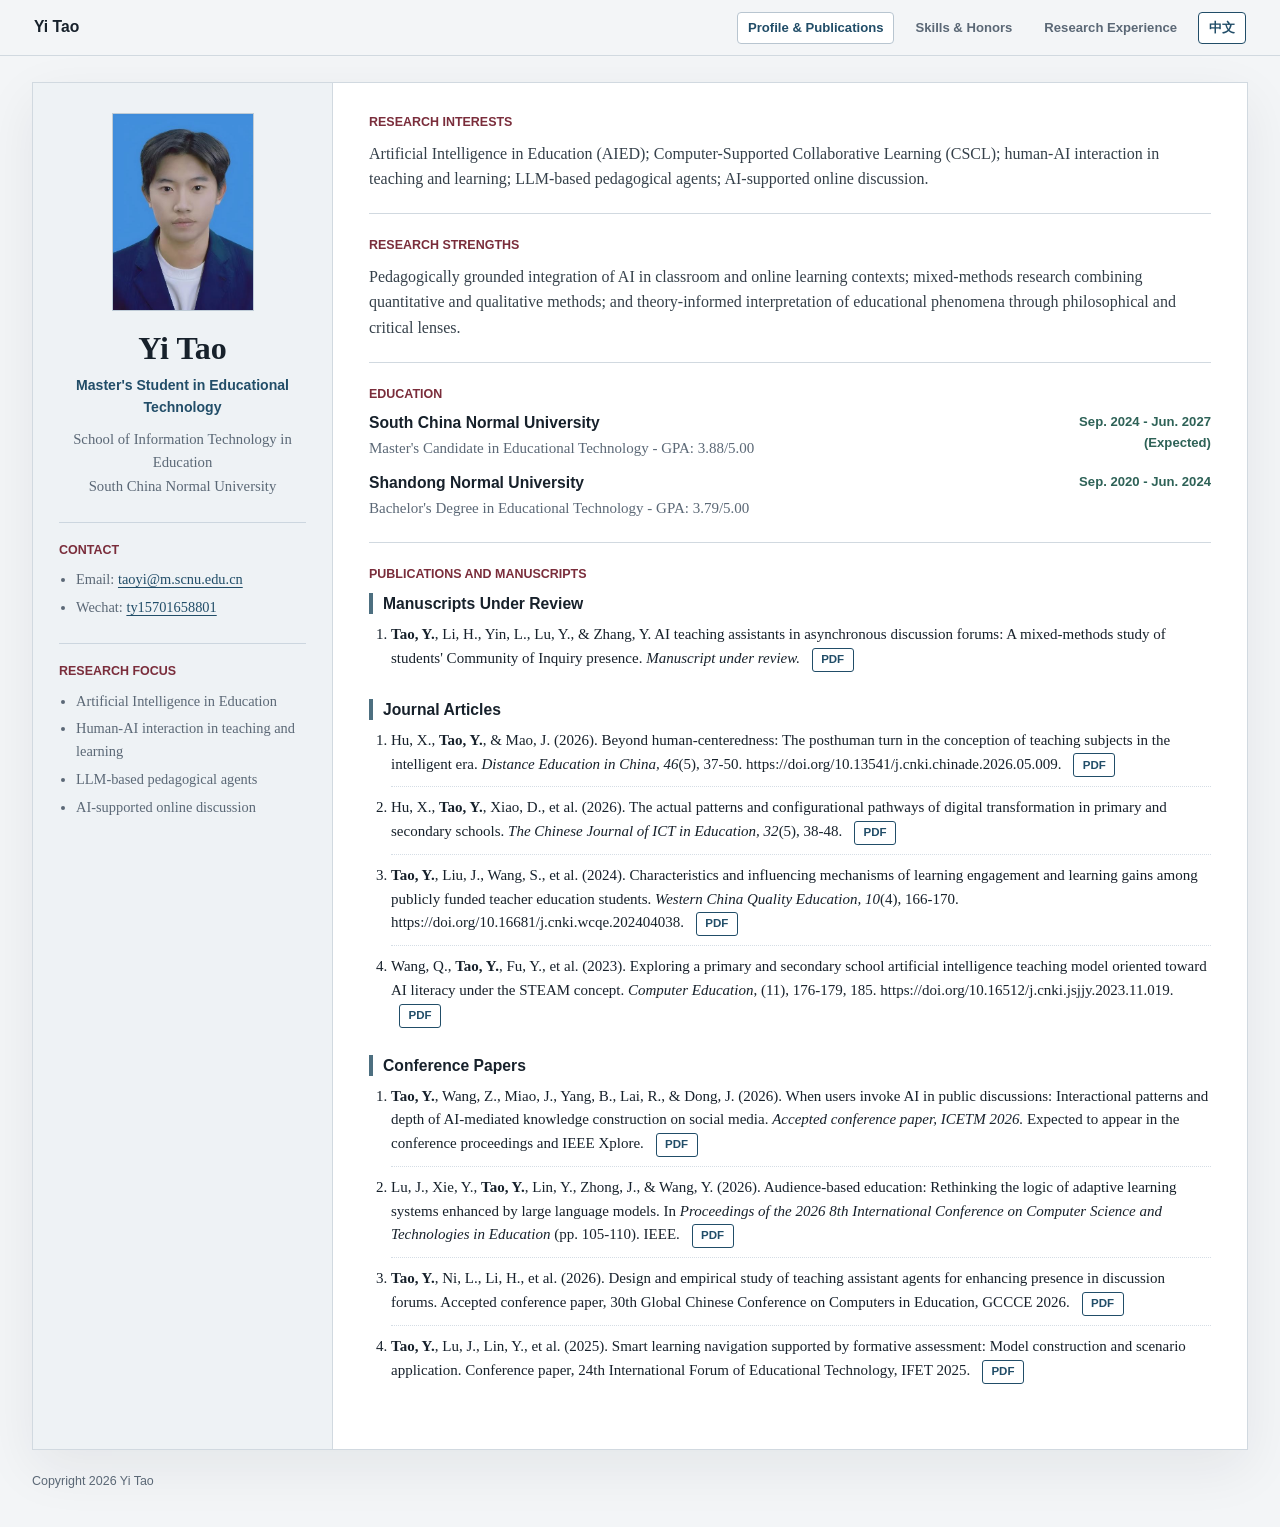
<file: index.html>
<!doctype html>
<html lang="en">
<head>
  <meta charset="utf-8">
  <meta name="viewport" content="width=device-width, initial-scale=1">
  <link rel="alternate" hreflang="en" href="index.html">
  <link rel="alternate" hreflang="zh-CN" href="index-zh.html">
  <title>Yi Tao | Academic Profile</title>
  <meta name="description" content="Yi Tao's academic profile, research interests, education, publications, manuscripts, and conference papers.">
  <link rel="stylesheet" href="assets/css/styles.css?v=20261020-bilingual">
</head>
<body>
  <header class="site-header">
    <a class="site-title" href="index.html">Yi Tao</a>
    <nav class="site-nav" aria-label="Primary navigation">
      <a class="active" href="index.html">Profile & Publications</a>
      <a href="cv.html">Skills & Honors</a>
      <a href="research.html">Research Experience</a>
      <a class="language-switch" href="index-zh.html" lang="zh-CN" hreflang="zh-CN" aria-label="切换到中文版">中文</a>
    </nav>
  </header>

  <main class="cv-page">
    <aside class="profile-panel" aria-label="Profile">
      <img class="portrait" src="assets/img/profile.jpg" alt="Portrait of Yi Tao">
      <h1>Yi Tao</h1>
      <p class="role">Master's Student in Educational Technology</p>
      <p class="affiliation">School of Information Technology in Education<br>South China Normal University</p>

      <div class="contact-block">
        <h2>Contact</h2>
        <ul class="compact-list contact-list">
          <li>Email: <a href="mailto:taoyi@m.scnu.edu.cn">taoyi@m.scnu.edu.cn</a></li>
          <li>Wechat: <span class="contact-value">ty15701658801</span></li>
        </ul>
      </div>

      <div class="contact-block">
        <h2>Research Focus</h2>
        <ul class="compact-list">
          <li>Artificial Intelligence in Education</li>
          <li>Human-AI interaction in teaching and learning</li>
          <li>LLM-based pedagogical agents</li>
          <li>AI-supported online discussion</li>
        </ul>
      </div>
    </aside>

    <section class="content-panel">
      <section class="section">
        <p class="section-kicker">Research Interests</p>
        <p class="summary">
          Artificial Intelligence in Education (AIED); Computer-Supported Collaborative Learning (CSCL); human-AI interaction in teaching and learning;
          LLM-based pedagogical agents; AI-supported online discussion.
        </p>
      </section>

      <section class="section">
        <p class="section-kicker">Research Strengths</p>
        <p class="summary">
          Pedagogically grounded integration of AI in classroom and online learning contexts; mixed-methods research
          combining quantitative and qualitative methods; and theory-informed interpretation of educational phenomena
          through philosophical and critical lenses.
        </p>
      </section>

      <section class="section">
        <p class="section-kicker">Education</p>
        <div class="timeline">
          <article>
            <div>
              <h2>South China Normal University</h2>
              <p>Master's Candidate in Educational Technology - GPA: 3.88/5.00</p>
            </div>
            <time>Sep. 2024 - Jun. 2027 (Expected)</time>
          </article>
          <article>
            <div>
              <h2>Shandong Normal University</h2>
              <p>Bachelor's Degree in Educational Technology - GPA: 3.79/5.00</p>
            </div>
            <time>Sep. 2020 - Jun. 2024</time>
          </article>
        </div>
      </section>

      <section class="section">
        <p class="section-kicker">Publications and Manuscripts</p>

        <h2 class="subheading">Manuscripts Under Review</h2>
        <ol class="publication-list">
          <li>
            <span><strong>Tao, Y.</strong>, Li, H., Yin, L., Lu, Y., & Zhang, Y. AI teaching assistants in asynchronous discussion forums: A mixed-methods study of students' Community of Inquiry presence. <em>Manuscript under review.</em></span>
            <a href="assets/files/ai-teaching-assistants-asynchronous-discussion-forums.pdf" target="_blank" rel="noopener">PDF</a>
          </li>

        </ol>

        <h2 class="subheading">Journal Articles</h2>
        <ol class="publication-list">
          <li>
            <span>Hu, X., <strong>Tao, Y.</strong>, & Mao, J. (2026). Beyond human-centeredness: The posthuman turn in the conception of teaching subjects in the intelligent era. <em>Distance Education in China, 46</em>(5), 37-50. https://doi.org/10.13541/j.cnki.chinade.2026.05.009.</span>
            <a href="assets/files/beyond-human-centeredness-posthuman-turn-teaching-subjects.pdf" target="_blank" rel="noopener">PDF</a>
          </li>
          <li>
            <span>Hu, X., <strong>Tao, Y.</strong>, Xiao, D., et al. (2026). The actual patterns and configurational pathways of digital transformation in primary and secondary schools. <em>The Chinese Journal of ICT in Education, 32</em>(5), 38-48.</span>
            <a href="assets/files/school-digital-transformation-configurational-pathways.pdf" target="_blank" rel="noopener">PDF</a>
          </li>
          <li>
            <span><strong>Tao, Y.</strong>, Liu, J., Wang, S., et al. (2024). Characteristics and influencing mechanisms of learning engagement and learning gains among publicly funded teacher education students. <em>Western China Quality Education, 10</em>(4), 166-170. https://doi.org/10.16681/j.cnki.wcqe.202404038.</span>
            <a href="assets/files/publicly-funded-teacher-education-learning-engagement.pdf" target="_blank" rel="noopener">PDF</a>
          </li>
          <li>
            <span>Wang, Q., <strong>Tao, Y.</strong>, Fu, Y., et al. (2023). Exploring a primary and secondary school artificial intelligence teaching model oriented toward AI literacy under the STEAM concept. <em>Computer Education</em>, (11), 176-179, 185. https://doi.org/10.16512/j.cnki.jsjjy.2023.11.019.</span>
            <a href="assets/files/steam-ai-literacy-teaching-model.pdf" target="_blank" rel="noopener">PDF</a>
          </li>
        </ol>

        <h2 class="subheading">Conference Papers</h2>
        <ol class="publication-list">
          <li>
            <span><strong>Tao, Y.</strong>, Wang, Z., Miao, J., Yang, B., Lai, R., & Dong, J. (2026). When users invoke AI in public discussions: Interactional patterns and depth of AI-mediated knowledge construction on social media. <em>Accepted conference paper, ICETM 2026.</em> Expected to appear in the conference proceedings and IEEE Xplore.</span>
            <a href="assets/files/when-users-invoke-ai-public-discussions.pdf" target="_blank" rel="noopener">PDF</a>
          </li>
          <li>
            <span>Lu, J., Xie, Y., <strong>Tao, Y.</strong>, Lin, Y., Zhong, J., & Wang, Y. (2026). Audience-based education: Rethinking the logic of adaptive learning systems enhanced by large language models. In <em>Proceedings of the 2026 8th International Conference on Computer Science and Technologies in Education</em> (pp. 105-110). IEEE.</span>
            <a href="assets/files/audience-based-education.pdf" target="_blank" rel="noopener">PDF</a>
          </li>
          <li>
            <span><strong>Tao, Y.</strong>, Ni, L., Li, H., et al. (2026). Design and empirical study of teaching assistant agents for enhancing presence in discussion forums. Accepted conference paper, 30th Global Chinese Conference on Computers in Education, GCCCE 2026.</span>
            <a href="assets/files/teaching-assistant-agents-presence-discussion-forums-gccce2026.pdf" target="_blank" rel="noopener">PDF</a>
          </li>
          <li>
            <span><strong>Tao, Y.</strong>, Lu, J., Lin, Y., et al. (2025). Smart learning navigation supported by formative assessment: Model construction and scenario application. Conference paper, 24th International Forum of Educational Technology, IFET 2025.</span>
            <a href="assets/files/formative-assessment-smart-learning-navigation-ifet2025.pdf" target="_blank" rel="noopener">PDF</a>
          </li>
        </ol>
      </section>
    </section>
  </main>

  <footer class="site-footer">
    <p>Copyright 2026 Yi Tao</p>
  </footer>
</body>
</html>
</file>
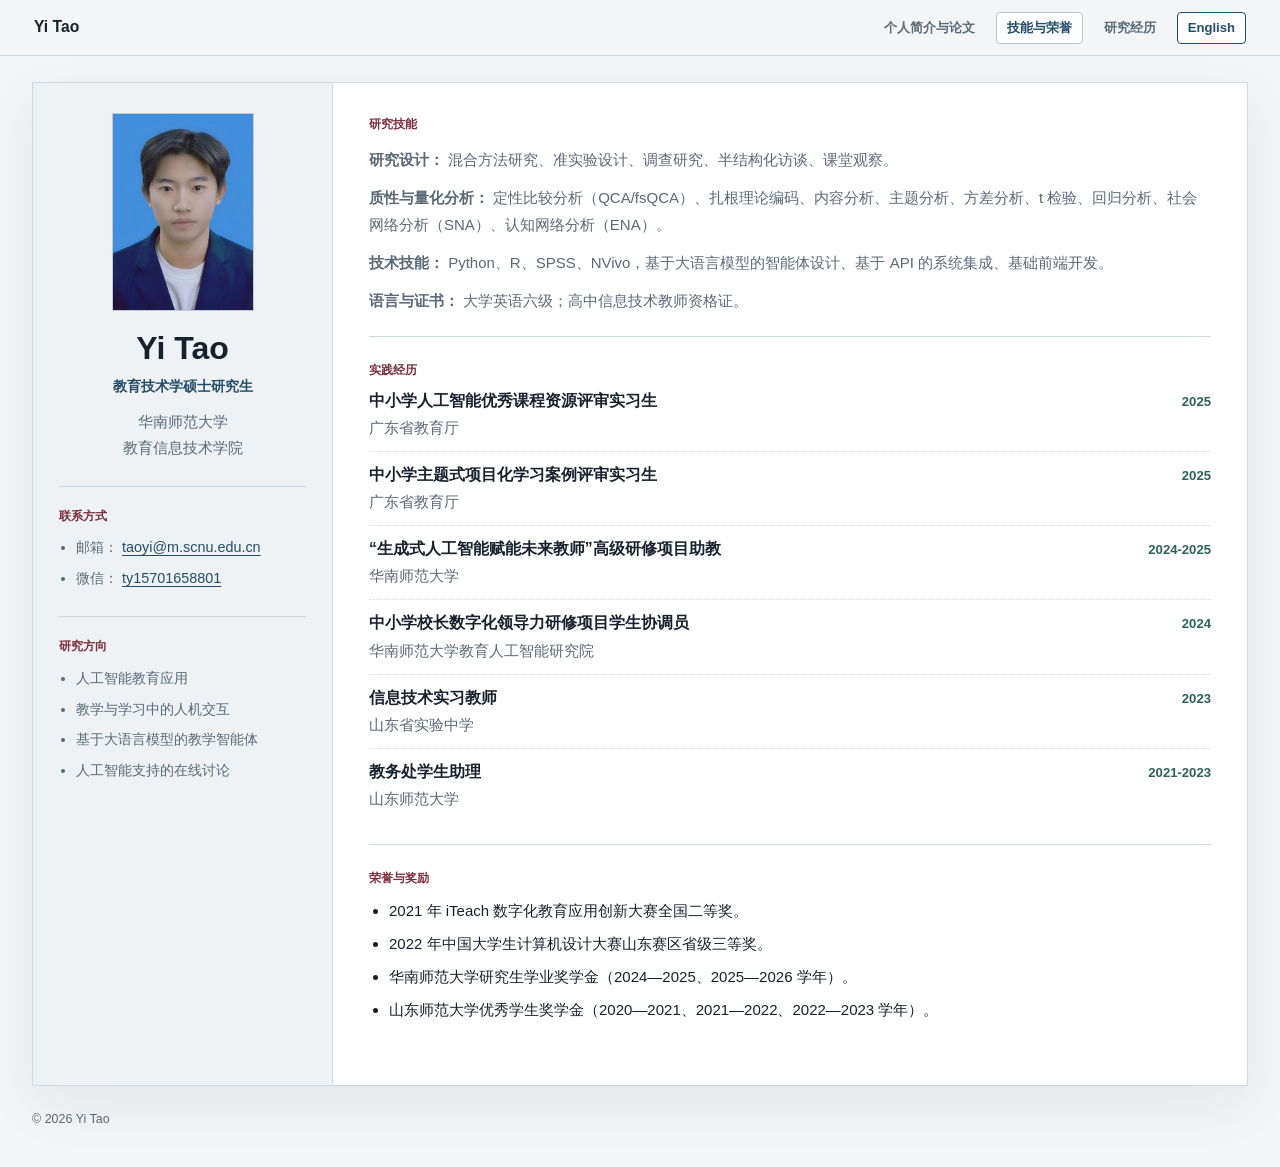
<file: cv-zh.html>
<!doctype html>
<html lang="zh-CN">
<head>
  <meta charset="utf-8">
  <meta name="viewport" content="width=device-width, initial-scale=1">
  <link rel="alternate" hreflang="en" href="cv.html">
  <link rel="alternate" hreflang="zh-CN" href="cv-zh.html">
  <title>Yi Tao | 技能与荣誉</title>
  <meta name="description" content="Yi Tao 的研究技能、实践经历与荣誉奖励。">
  <link rel="stylesheet" href="assets/css/styles.css?v=20261020-bilingual">
</head>
<body>
  <header class="site-header">
    <a class="site-title" href="index-zh.html">Yi Tao</a>
    <nav class="site-nav" aria-label="主导航">
      <a href="index-zh.html">个人简介与论文</a>
      <a class="active" href="cv-zh.html">技能与荣誉</a>
      <a href="research-zh.html">研究经历</a>
      <a class="language-switch" href="cv.html" lang="en" hreflang="en" aria-label="Switch to English">English</a>
    </nav>
  </header>

  <main class="cv-page">
    <aside class="profile-panel" aria-label="个人简介">
      <img class="portrait" src="assets/img/profile.jpg" alt="Yi Tao 的个人照片">
      <h1>Yi Tao</h1>
      <p class="role">教育技术学硕士研究生</p>
      <p class="affiliation">华南师范大学<br>教育信息技术学院</p>

      <div class="contact-block">
        <h2>联系方式</h2>
        <ul class="compact-list contact-list">
          <li>邮箱： <a href="mailto:taoyi@m.scnu.edu.cn">taoyi@m.scnu.edu.cn</a></li>
          <li>微信： <span class="contact-value">ty15701658801</span></li>
        </ul>
      </div>

      <div class="contact-block">
        <h2>研究方向</h2>
        <ul class="compact-list">
          <li>人工智能教育应用</li>
          <li>教学与学习中的人机交互</li>
          <li>基于大语言模型的教学智能体</li>
          <li>人工智能支持的在线讨论</li>
        </ul>
      </div>
    </aside>

    <section class="content-panel">
      <section class="section">
        <p class="section-kicker">研究技能</p>
        <div class="skill-groups">
          <p><strong>研究设计：</strong> 混合方法研究、准实验设计、调查研究、半结构化访谈、课堂观察。</p>
          <p><strong>质性与量化分析：</strong> 定性比较分析（QCA/fsQCA）、扎根理论编码、内容分析、主题分析、方差分析、t 检验、回归分析、社会网络分析（SNA）、认知网络分析（ENA）。</p>
          <p><strong>技术技能：</strong> Python、R、SPSS、NVivo，基于大语言模型的智能体设计、基于 API 的系统集成、基础前端开发。</p>
          <p><strong>语言与证书：</strong> 大学英语六级；高中信息技术教师资格证。</p>
        </div>
      </section>

      <section class="section">
        <p class="section-kicker">实践经历</p>
        <div class="timeline list-timeline">
          <article>
            <div><h2>中小学人工智能优秀课程资源评审实习生</h2><p>广东省教育厅</p></div>
            <time>2025</time>
          </article>
          <article>
            <div><h2>中小学主题式项目化学习案例评审实习生</h2><p>广东省教育厅</p></div>
            <time>2025</time>
          </article>
          <article>
            <div><h2>“生成式人工智能赋能未来教师”高级研修项目助教</h2><p>华南师范大学</p></div>
            <time>2024-2025</time>
          </article>
          <article>
            <div><h2>中小学校长数字化领导力研修项目学生协调员</h2><p>华南师范大学教育人工智能研究院</p></div>
            <time>2024</time>
          </article>
          <article>
            <div><h2>信息技术实习教师</h2><p>山东省实验中学</p></div>
            <time>2023</time>
          </article>
          <article>
            <div><h2>教务处学生助理</h2><p>山东师范大学</p></div>
            <time>2021-2023</time>
          </article>
        </div>
      </section>

      <section class="section">
        <p class="section-kicker">荣誉与奖励</p>
        <ul class="award-list">
          <li>2021 年 iTeach 数字化教育应用创新大赛全国二等奖。</li>
          <li>2022 年中国大学生计算机设计大赛山东赛区省级三等奖。</li>
          <li>华南师范大学研究生学业奖学金（2024—2025、2025—2026 学年）。</li>
          <li>山东师范大学优秀学生奖学金（2020—2021、2021—2022、2022—2023 学年）。</li>
        </ul>
      </section>
    </section>
  </main>

  <footer class="site-footer">
    <p>© 2026 Yi Tao</p>
  </footer>
</body>
</html>
</file>
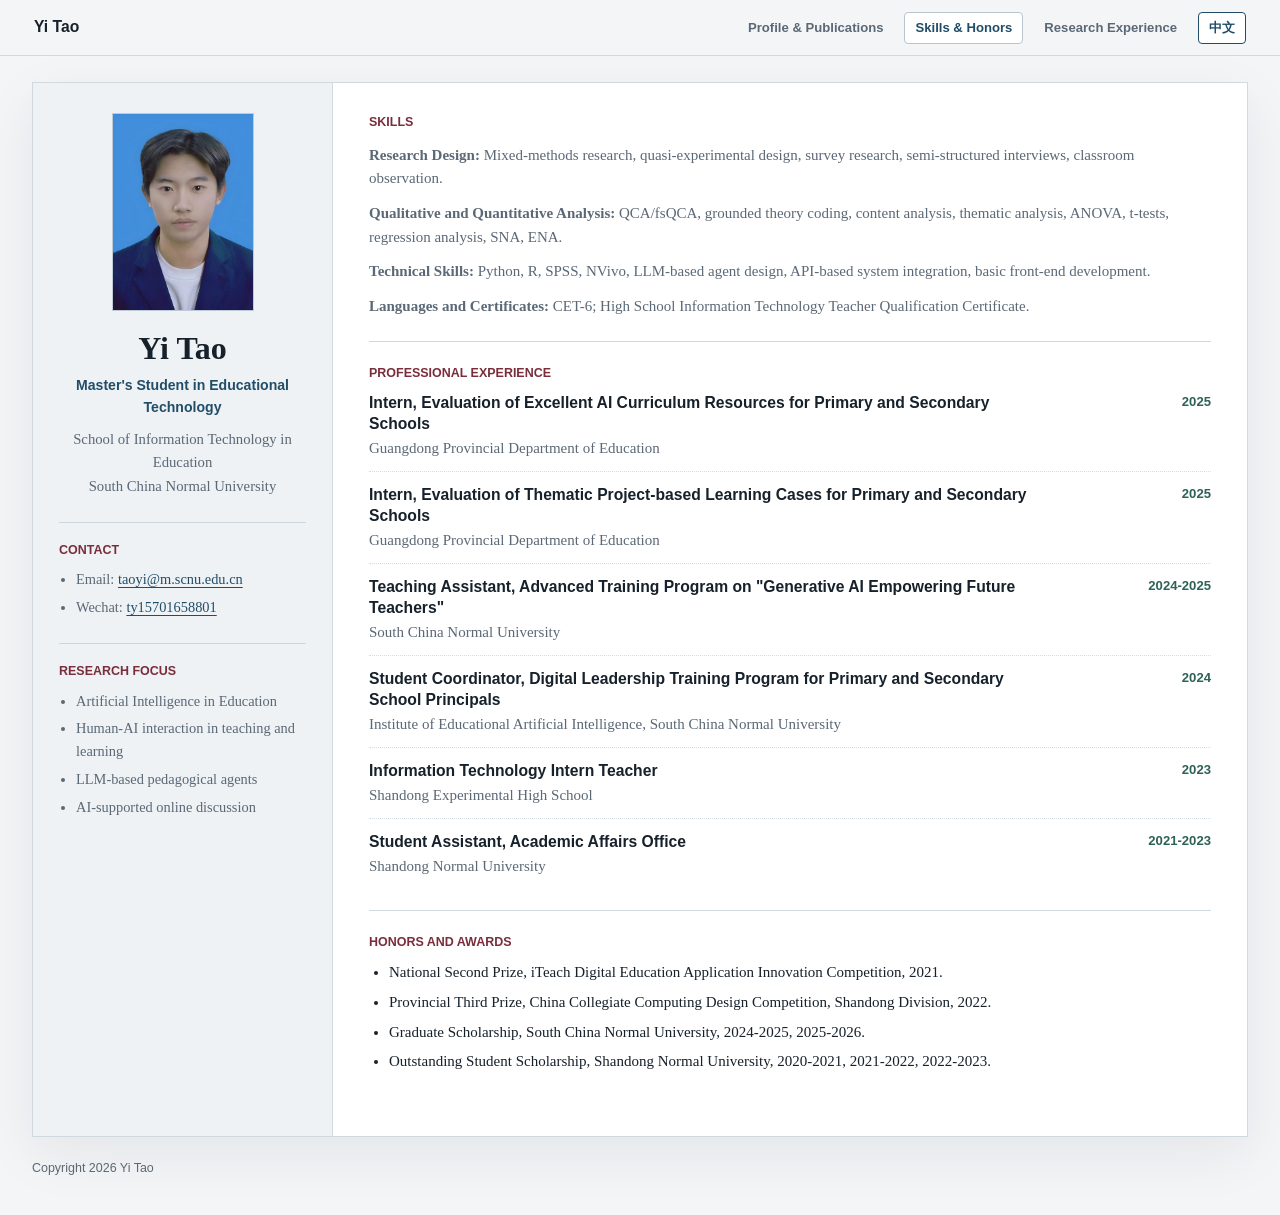
<file: cv.html>
<!doctype html>
<html lang="en">
<head>
  <meta charset="utf-8">
  <meta name="viewport" content="width=device-width, initial-scale=1">
  <link rel="alternate" hreflang="en" href="cv.html">
  <link rel="alternate" hreflang="zh-CN" href="cv-zh.html">
  <title>Yi Tao | Skills and Honors</title>
  <meta name="description" content="Yi Tao's skills, professional experience, honors, and awards.">
  <link rel="stylesheet" href="assets/css/styles.css?v=20261020-bilingual">
</head>
<body>
  <header class="site-header">
    <a class="site-title" href="index.html">Yi Tao</a>
    <nav class="site-nav" aria-label="Primary navigation">
      <a href="index.html">Profile & Publications</a>
      <a class="active" href="cv.html">Skills & Honors</a>
      <a href="research.html">Research Experience</a>
      <a class="language-switch" href="cv-zh.html" lang="zh-CN" hreflang="zh-CN" aria-label="切换到中文版">中文</a>
    </nav>
  </header>

  <main class="cv-page">
    <aside class="profile-panel" aria-label="Profile">
      <img class="portrait" src="assets/img/profile.jpg" alt="Portrait of Yi Tao">
      <h1>Yi Tao</h1>
      <p class="role">Master's Student in Educational Technology</p>
      <p class="affiliation">School of Information Technology in Education<br>South China Normal University</p>

      <div class="contact-block">
        <h2>Contact</h2>
        <ul class="compact-list contact-list">
          <li>Email: <a href="mailto:taoyi@m.scnu.edu.cn">taoyi@m.scnu.edu.cn</a></li>
          <li>Wechat: <span class="contact-value">ty15701658801</span></li>
        </ul>
      </div>

      <div class="contact-block">
        <h2>Research Focus</h2>
        <ul class="compact-list">
          <li>Artificial Intelligence in Education</li>
          <li>Human-AI interaction in teaching and learning</li>
          <li>LLM-based pedagogical agents</li>
          <li>AI-supported online discussion</li>
        </ul>
      </div>
    </aside>

    <section class="content-panel">
      <section class="section">
        <p class="section-kicker">Skills</p>
        <div class="skill-groups">
          <p><strong>Research Design:</strong> Mixed-methods research, quasi-experimental design, survey research, semi-structured interviews, classroom observation.</p>
          <p><strong>Qualitative and Quantitative Analysis:</strong> QCA/fsQCA, grounded theory coding, content analysis, thematic analysis, ANOVA, t-tests, regression analysis, SNA, ENA.</p>
          <p><strong>Technical Skills:</strong> Python, R, SPSS, NVivo, LLM-based agent design, API-based system integration, basic front-end development.</p>
          <p><strong>Languages and Certificates:</strong> CET-6; High School Information Technology Teacher Qualification Certificate.</p>
        </div>
      </section>

      <section class="section">
        <p class="section-kicker">Professional Experience</p>
        <div class="timeline list-timeline">
          <article>
            <div><h2>Intern, Evaluation of Excellent AI Curriculum Resources for Primary and Secondary Schools</h2><p>Guangdong Provincial Department of Education</p></div>
            <time>2025</time>
          </article>
          <article>
            <div><h2>Intern, Evaluation of Thematic Project-based Learning Cases for Primary and Secondary Schools</h2><p>Guangdong Provincial Department of Education</p></div>
            <time>2025</time>
          </article>
          <article>
            <div><h2>Teaching Assistant, Advanced Training Program on "Generative AI Empowering Future Teachers"</h2><p>South China Normal University</p></div>
            <time>2024-2025</time>
          </article>
          <article>
            <div><h2>Student Coordinator, Digital Leadership Training Program for Primary and Secondary School Principals</h2><p>Institute of Educational Artificial Intelligence, South China Normal University</p></div>
            <time>2024</time>
          </article>
          <article>
            <div><h2>Information Technology Intern Teacher</h2><p>Shandong Experimental High School</p></div>
            <time>2023</time>
          </article>
          <article>
            <div><h2>Student Assistant, Academic Affairs Office</h2><p>Shandong Normal University</p></div>
            <time>2021-2023</time>
          </article>
        </div>
      </section>

      <section class="section">
        <p class="section-kicker">Honors and Awards</p>
        <ul class="award-list">
          <li>National Second Prize, iTeach Digital Education Application Innovation Competition, 2021.</li>
          <li>Provincial Third Prize, China Collegiate Computing Design Competition, Shandong Division, 2022.</li>
          <li>Graduate Scholarship, South China Normal University, 2024-2025, 2025-2026.</li>
          <li>Outstanding Student Scholarship, Shandong Normal University, 2020-2021, 2021-2022, 2022-2023.</li>
        </ul>
      </section>
    </section>
  </main>

  <footer class="site-footer">
    <p>Copyright 2026 Yi Tao</p>
  </footer>
</body>
</html>
</file>
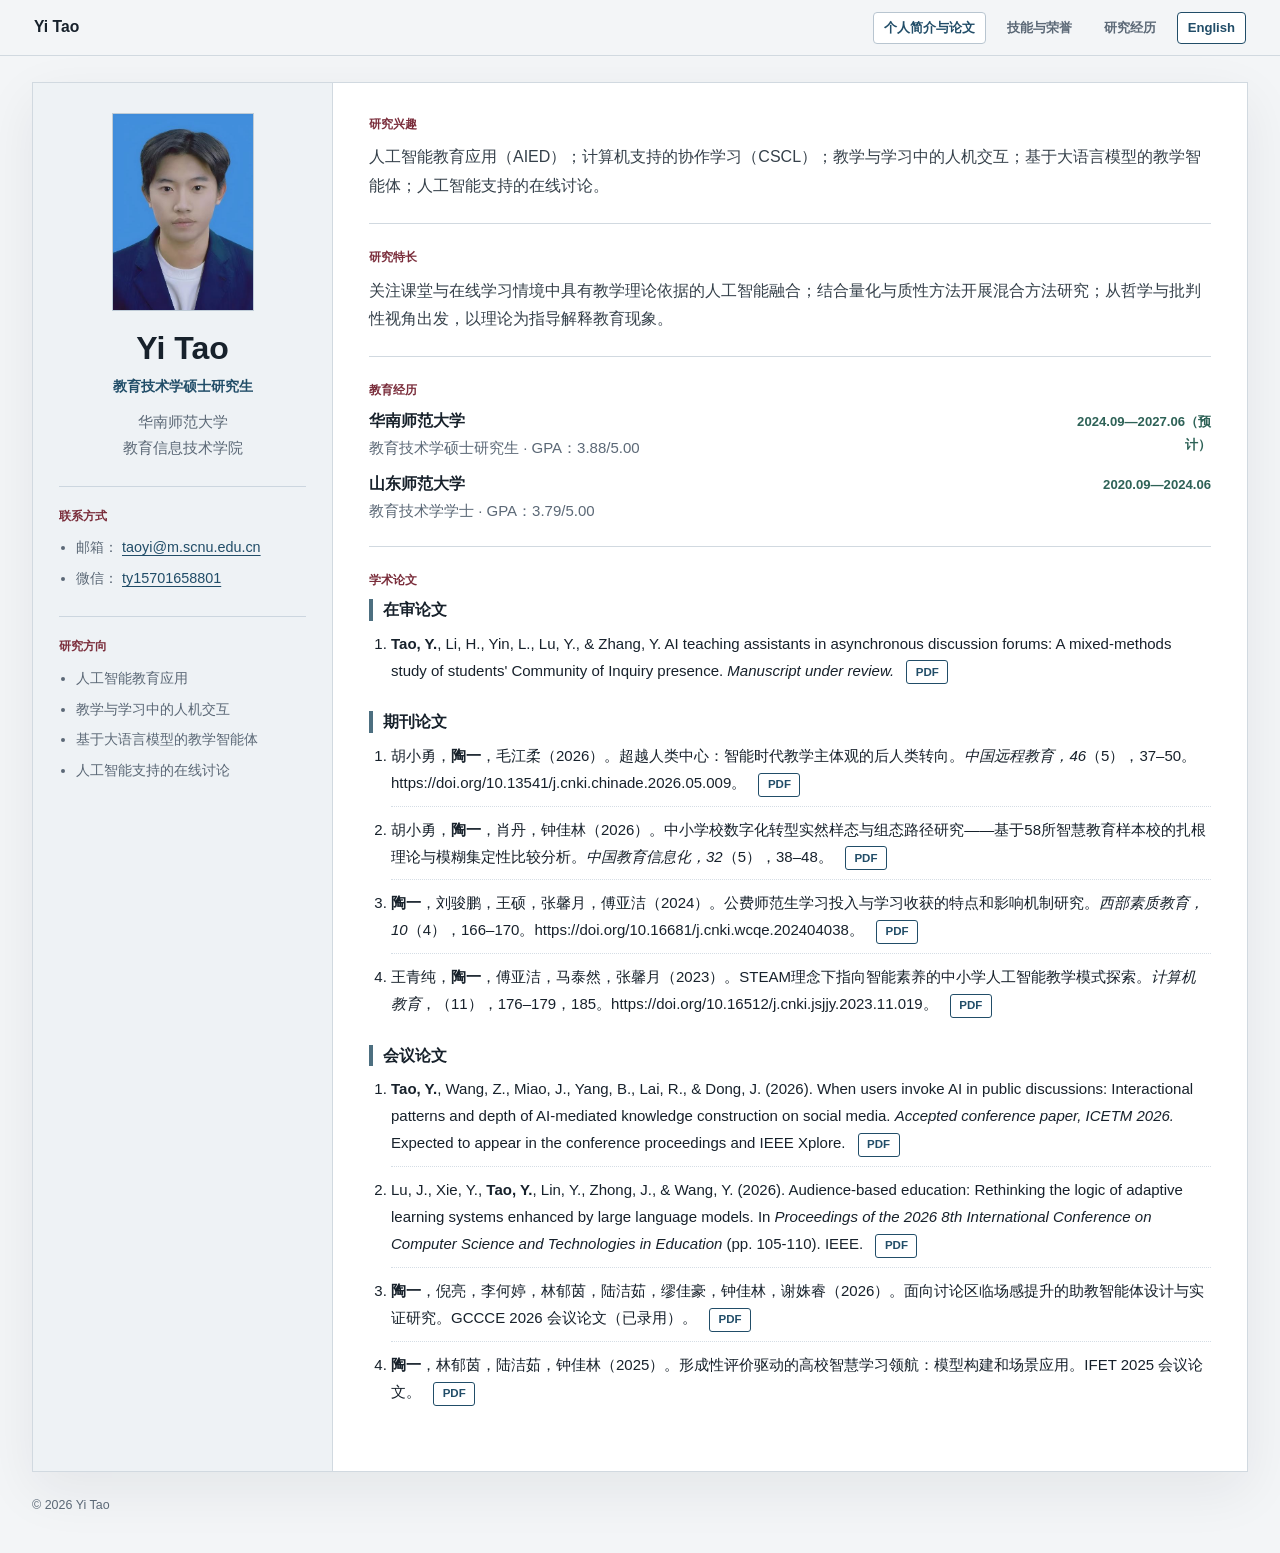
<file: index-zh.html>
<!doctype html>
<html lang="zh-CN">
<head>
  <meta charset="utf-8">
  <meta name="viewport" content="width=device-width, initial-scale=1">
  <link rel="alternate" hreflang="en" href="index.html">
  <link rel="alternate" hreflang="zh-CN" href="index-zh.html">
  <title>Yi Tao | 学术主页</title>
  <meta name="description" content="Yi Tao 的个人简介、研究兴趣、教育经历与学术论文。">
  <link rel="stylesheet" href="assets/css/styles.css?v=20261020-bilingual">
</head>
<body>
  <header class="site-header">
    <a class="site-title" href="index-zh.html">Yi Tao</a>
    <nav class="site-nav" aria-label="主导航">
      <a class="active" href="index-zh.html">个人简介与论文</a>
      <a href="cv-zh.html">技能与荣誉</a>
      <a href="research-zh.html">研究经历</a>
      <a class="language-switch" href="index.html" lang="en" hreflang="en" aria-label="Switch to English">English</a>
    </nav>
  </header>

  <main class="cv-page">
    <aside class="profile-panel" aria-label="个人简介">
      <img class="portrait" src="assets/img/profile.jpg" alt="Yi Tao 的个人照片">
      <h1>Yi Tao</h1>
      <p class="role">教育技术学硕士研究生</p>
      <p class="affiliation">华南师范大学<br>教育信息技术学院</p>

      <div class="contact-block">
        <h2>联系方式</h2>
        <ul class="compact-list contact-list">
          <li>邮箱： <a href="mailto:taoyi@m.scnu.edu.cn">taoyi@m.scnu.edu.cn</a></li>
          <li>微信： <span class="contact-value">ty15701658801</span></li>
        </ul>
      </div>

      <div class="contact-block">
        <h2>研究方向</h2>
        <ul class="compact-list">
          <li>人工智能教育应用</li>
          <li>教学与学习中的人机交互</li>
          <li>基于大语言模型的教学智能体</li>
          <li>人工智能支持的在线讨论</li>
        </ul>
      </div>
    </aside>

    <section class="content-panel">
      <section class="section">
        <p class="section-kicker">研究兴趣</p>
        <p class="summary">
          人工智能教育应用（AIED）；计算机支持的协作学习（CSCL）；教学与学习中的人机交互；基于大语言模型的教学智能体；人工智能支持的在线讨论。
        </p>
      </section>

      <section class="section">
        <p class="section-kicker">研究特长</p>
        <p class="summary">
          关注课堂与在线学习情境中具有教学理论依据的人工智能融合；结合量化与质性方法开展混合方法研究；从哲学与批判性视角出发，以理论为指导解释教育现象。
        </p>
      </section>

      <section class="section">
        <p class="section-kicker">教育经历</p>
        <div class="timeline">
          <article>
            <div>
              <h2>华南师范大学</h2>
              <p>教育技术学硕士研究生 · GPA：3.88/5.00</p>
            </div>
            <time>2024.09—2027.06（预计）</time>
          </article>
          <article>
            <div>
              <h2>山东师范大学</h2>
              <p>教育技术学学士 · GPA：3.79/5.00</p>
            </div>
            <time>2020.09—2024.06</time>
          </article>
        </div>
      </section>

      <section class="section">
        <p class="section-kicker">学术论文</p>

        <h2 class="subheading">在审论文</h2>
        <ol class="publication-list">
          <li>
            <span><strong>Tao, Y.</strong>, Li, H., Yin, L., Lu, Y., & Zhang, Y. AI teaching assistants in asynchronous discussion forums: A mixed-methods study of students' Community of Inquiry presence. <em>Manuscript under review.</em></span>
            <a href="assets/files/ai-teaching-assistants-asynchronous-discussion-forums.pdf" target="_blank" rel="noopener">PDF</a>
          </li>

        </ol>

        <h2 class="subheading">期刊论文</h2>
        <ol class="publication-list">
          <li>
            <span>胡小勇，<strong>陶一</strong>，毛江柔（2026）。超越人类中心：智能时代教学主体观的后人类转向。<em>中国远程教育，46</em>（5），37–50。https://doi.org/10.13541/j.cnki.chinade.2026.05.009。</span>
            <a href="assets/files/beyond-human-centeredness-posthuman-turn-teaching-subjects.pdf" target="_blank" rel="noopener">PDF</a>
          </li>
          <li>
            <span>胡小勇，<strong>陶一</strong>，肖丹，钟佳林（2026）。中小学校数字化转型实然样态与组态路径研究——基于58所智慧教育样本校的扎根理论与模糊集定性比较分析。<em>中国教育信息化，32</em>（5），38–48。</span>
            <a href="assets/files/school-digital-transformation-configurational-pathways.pdf" target="_blank" rel="noopener">PDF</a>
          </li>
          <li>
            <span><strong>陶一</strong>，刘骏鹏，王硕，张馨月，傅亚洁（2024）。公费师范生学习投入与学习收获的特点和影响机制研究。<em>西部素质教育，10</em>（4），166–170。https://doi.org/10.16681/j.cnki.wcqe.202404038。</span>
            <a href="assets/files/publicly-funded-teacher-education-learning-engagement.pdf" target="_blank" rel="noopener">PDF</a>
          </li>
          <li>
            <span>王青纯，<strong>陶一</strong>，傅亚洁，马泰然，张馨月（2023）。STEAM理念下指向智能素养的中小学人工智能教学模式探索。<em>计算机教育</em>，（11），176–179，185。https://doi.org/10.16512/j.cnki.jsjjy.2023.11.019。</span>
            <a href="assets/files/steam-ai-literacy-teaching-model.pdf" target="_blank" rel="noopener">PDF</a>
          </li>
        </ol>

        <h2 class="subheading">会议论文</h2>
        <ol class="publication-list">
          <li>
            <span><strong>Tao, Y.</strong>, Wang, Z., Miao, J., Yang, B., Lai, R., & Dong, J. (2026). When users invoke AI in public discussions: Interactional patterns and depth of AI-mediated knowledge construction on social media. <em>Accepted conference paper, ICETM 2026.</em> Expected to appear in the conference proceedings and IEEE Xplore.</span>
            <a href="assets/files/when-users-invoke-ai-public-discussions.pdf" target="_blank" rel="noopener">PDF</a>
          </li>
          <li>
            <span>Lu, J., Xie, Y., <strong>Tao, Y.</strong>, Lin, Y., Zhong, J., & Wang, Y. (2026). Audience-based education: Rethinking the logic of adaptive learning systems enhanced by large language models. In <em>Proceedings of the 2026 8th International Conference on Computer Science and Technologies in Education</em> (pp. 105-110). IEEE.</span>
            <a href="assets/files/audience-based-education.pdf" target="_blank" rel="noopener">PDF</a>
          </li>
          <li>
            <span><strong>陶一</strong>，倪亮，李何婷，林郁茵，陆洁茹，缪佳豪，钟佳林，谢姝睿（2026）。面向讨论区临场感提升的助教智能体设计与实证研究。GCCCE 2026 会议论文（已录用）。</span>
            <a href="assets/files/teaching-assistant-agents-presence-discussion-forums-gccce2026.pdf" target="_blank" rel="noopener">PDF</a>
          </li>
          <li>
            <span><strong>陶一</strong>，林郁茵，陆洁茹，钟佳林（2025）。形成性评价驱动的高校智慧学习领航：模型构建和场景应用。IFET 2025 会议论文。</span>
            <a href="assets/files/formative-assessment-smart-learning-navigation-ifet2025.pdf" target="_blank" rel="noopener">PDF</a>
          </li>
        </ol>
      </section>
    </section>
  </main>

  <footer class="site-footer">
    <p>© 2026 Yi Tao</p>
  </footer>
</body>
</html>
</file>
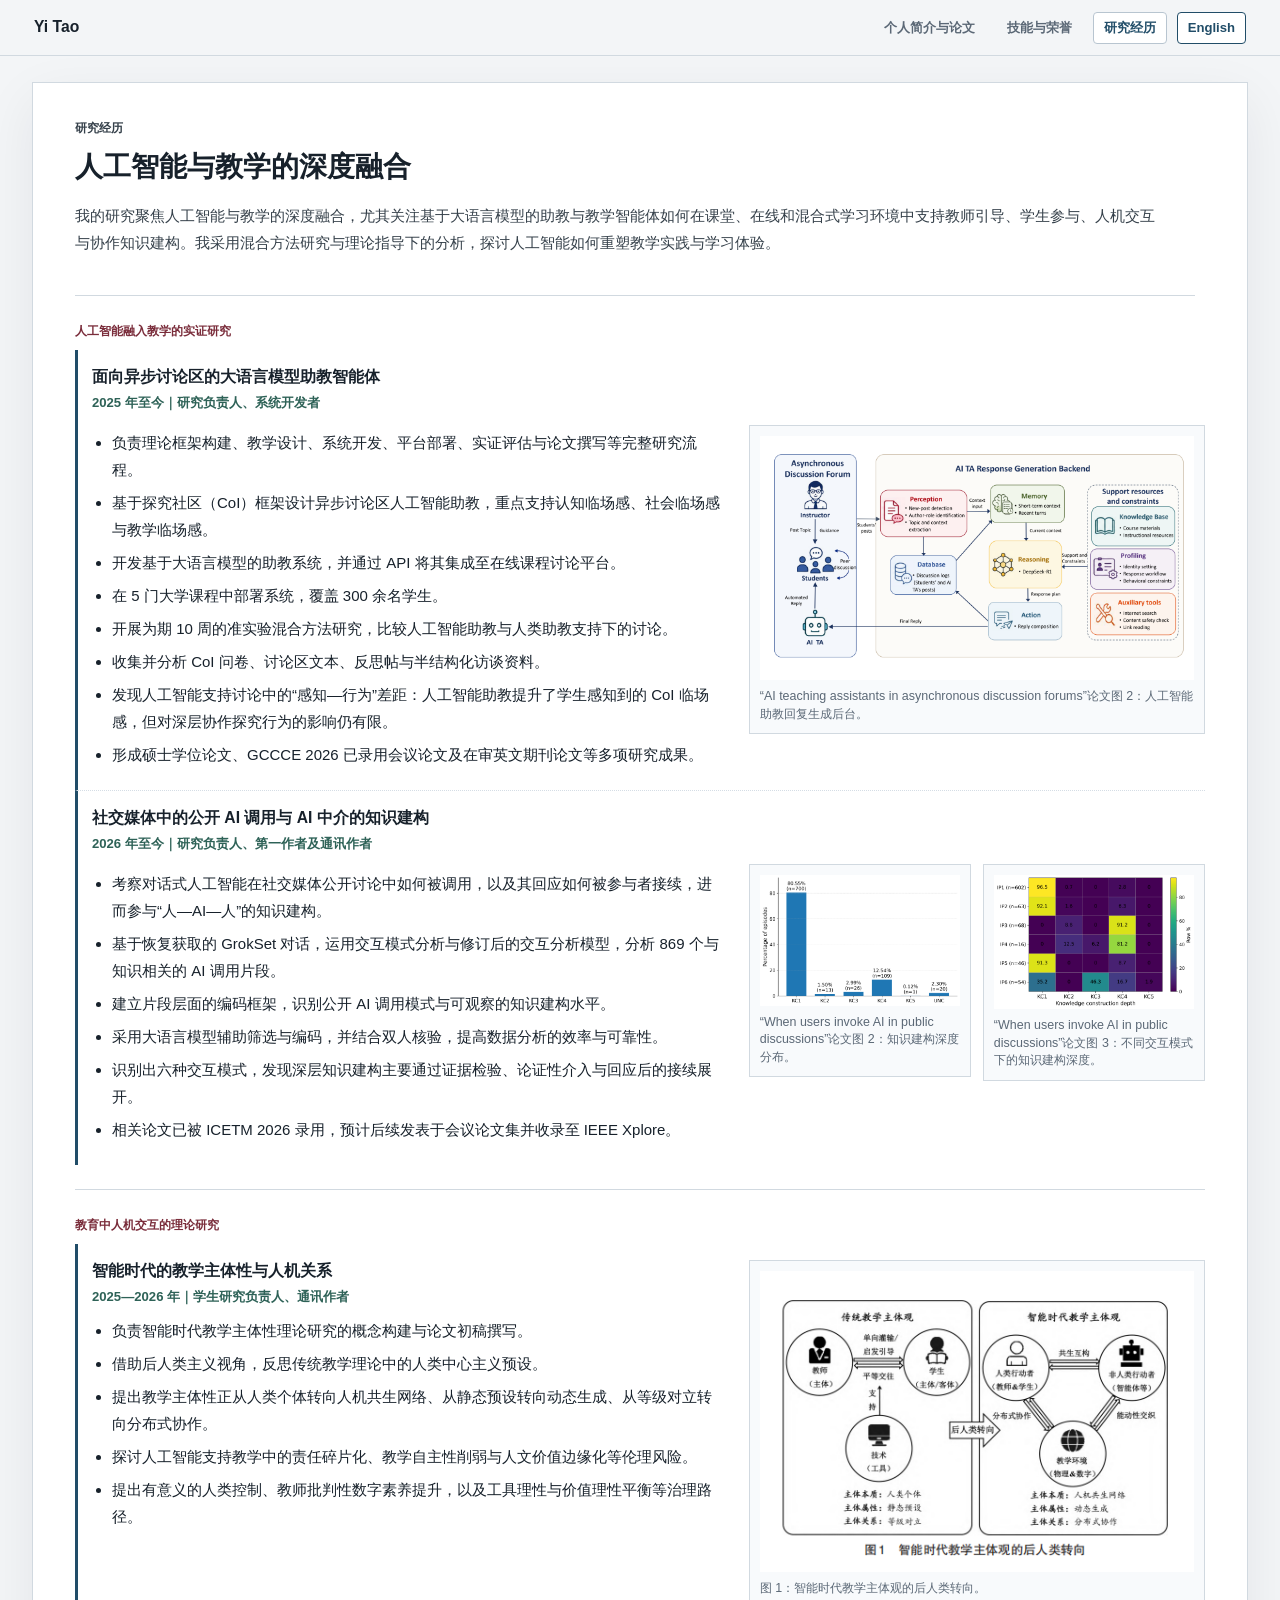
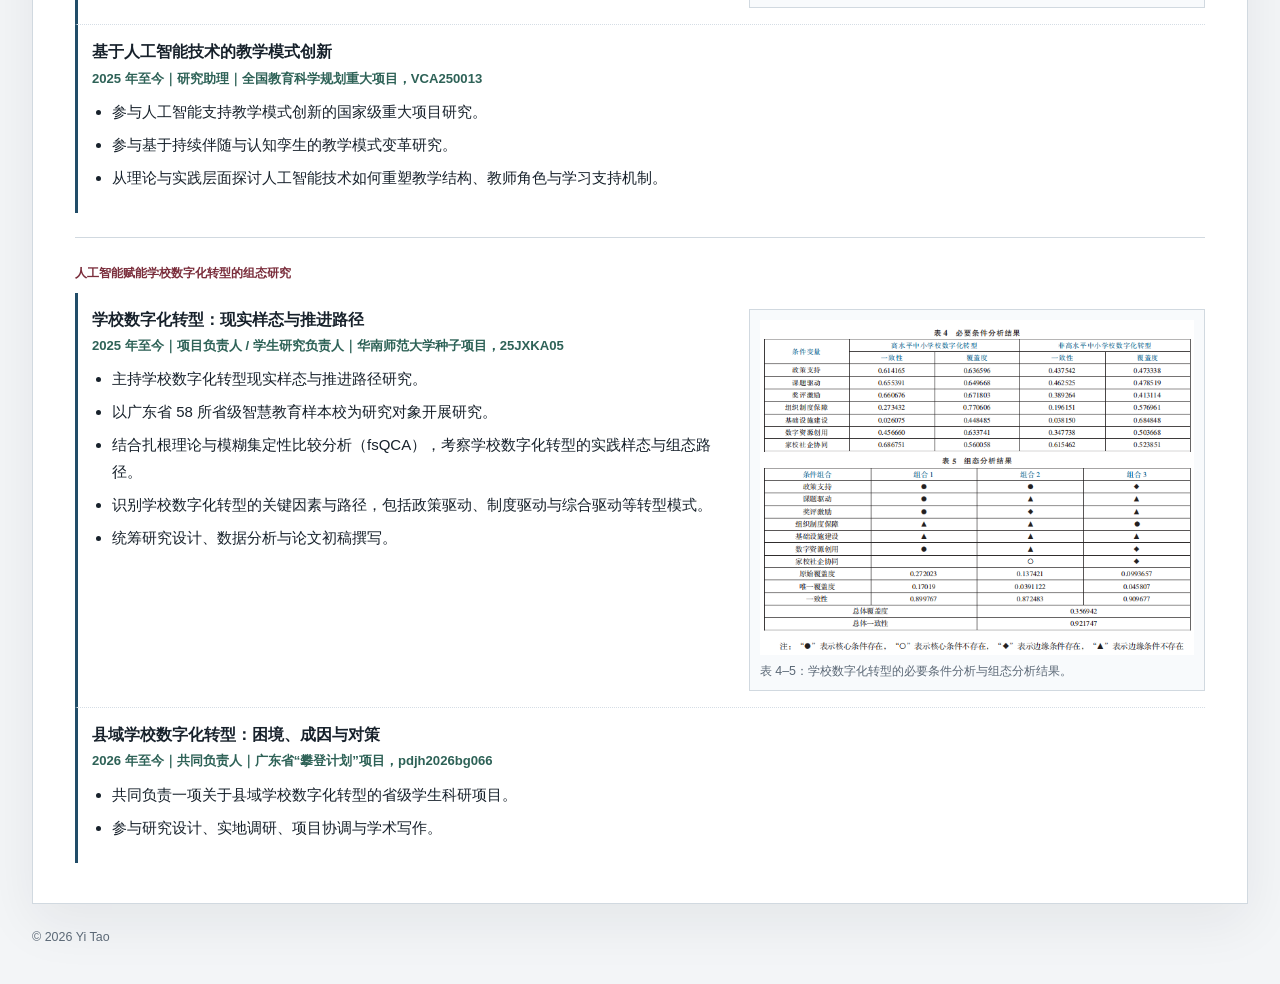
<file: research-zh.html>
<!doctype html>
<html lang="zh-CN">
<head>
  <meta charset="utf-8">
  <meta name="viewport" content="width=device-width, initial-scale=1">
  <link rel="alternate" hreflang="en" href="research.html">
  <link rel="alternate" hreflang="zh-CN" href="research-zh.html">
  <title>Yi Tao | 研究经历</title>
  <meta name="description" content="Yi Tao 在人工智能支持的教学与学习、人机交互及学校数字化转型领域的研究经历。">
  <link rel="stylesheet" href="assets/css/styles.css?v=20261020-figure-alignment">
</head>
<body>
  <header class="site-header">
    <a class="site-title" href="index-zh.html">Yi Tao</a>
    <nav class="site-nav" aria-label="主导航">
      <a href="index-zh.html">个人简介与论文</a>
      <a href="cv-zh.html">技能与荣誉</a>
      <a class="active" href="research-zh.html">研究经历</a>
      <a class="language-switch" href="research.html" lang="en" hreflang="en" aria-label="Switch to English">English</a>
    </nav>
  </header>

  <main class="research-page">
    <section class="research-intro">
      <p class="section-kicker">研究经历</p>
      <h1>人工智能与教学的深度融合</h1>
      <p>
        我的研究聚焦人工智能与教学的深度融合，尤其关注基于大语言模型的助教与教学智能体如何在课堂、在线和混合式学习环境中支持教师引导、学生参与、人机交互与协作知识建构。我采用混合方法研究与理论指导下的分析，探讨人工智能如何重塑教学实践与学习体验。
      </p>
    </section>

    <section class="research-section">
      <p class="section-kicker">人工智能融入教学的实证研究</p>
      <article class="research-item research-item-with-figure">
        <div class="research-heading">
          <h2>面向异步讨论区的大语言模型助教智能体</h2>
          <time>2025 年至今｜研究负责人、系统开发者</time>
        </div>
        <div class="research-item-body">
          <ul>
            <li>负责理论框架构建、教学设计、系统开发、平台部署、实证评估与论文撰写等完整研究流程。</li>
            <li>基于探究社区（CoI）框架设计异步讨论区人工智能助教，重点支持认知临场感、社会临场感与教学临场感。</li>
            <li>开发基于大语言模型的助教系统，并通过 API 将其集成至在线课程讨论平台。</li>
            <li>在 5 门大学课程中部署系统，覆盖 300 余名学生。</li>
            <li>开展为期 10 周的准实验混合方法研究，比较人工智能助教与人类助教支持下的讨论。</li>
            <li>收集并分析 CoI 问卷、讨论区文本、反思帖与半结构化访谈资料。</li>
            <li>发现人工智能支持讨论中的“感知—行为”差距：人工智能助教提升了学生感知到的 CoI 临场感，但对深层协作探究行为的影响仍有限。</li>
            <li>形成硕士学位论文、GCCCE 2026 已录用会议论文及在审英文期刊论文等多项研究成果。</li>
          </ul>
          <figure class="research-figure">
            <a href="assets/img/research/llm-ta-agent-figure.png" target="_blank" rel="noopener">
              <img src="assets/img/research/llm-ta-agent-figure.png" alt="面向异步讨论区的人工智能助教回复生成后台">
            </a>
            <figcaption>“AI teaching assistants in asynchronous discussion forums”论文图 2：人工智能助教回复生成后台。</figcaption>
          </figure>
        </div>
      </article>

      <article class="research-item research-item-with-figure">
        <div class="research-heading">
          <h2>社交媒体中的公开 AI 调用与 AI 中介的知识建构</h2>
          <time>2026 年至今｜研究负责人、第一作者及通讯作者</time>
        </div>
        <div class="research-item-body">
          <ul>
            <li>考察对话式人工智能在社交媒体公开讨论中如何被调用，以及其回应如何被参与者接续，进而参与“人—AI—人”的知识建构。</li>
            <li>基于恢复获取的 GrokSet 对话，运用交互模式分析与修订后的交互分析模型，分析 869 个与知识相关的 AI 调用片段。</li>
            <li>建立片段层面的编码框架，识别公开 AI 调用模式与可观察的知识建构水平。</li>
            <li>采用大语言模型辅助筛选与编码，并结合双人核验，提高数据分析的效率与可靠性。</li>
            <li>识别出六种交互模式，发现深层知识建构主要通过证据检验、论证性介入与回应后的接续展开。</li>
            <li>相关论文已被 ICETM 2026 录用，预计后续发表于会议论文集并收录至 IEEE Xplore。</li>
          </ul>
          <div class="research-figure-pair">
            <figure class="research-figure">
              <a href="assets/img/research/public-ai-invocation-figure-2.png" target="_blank" rel="noopener">
                <img src="assets/img/research/public-ai-invocation-figure-2.png" alt="可观察的知识建构深度分布">
              </a>
              <figcaption>“When users invoke AI in public discussions”论文图 2：知识建构深度分布。</figcaption>
            </figure>
            <figure class="research-figure">
              <a href="assets/img/research/public-ai-invocation-figure-3.png" target="_blank" rel="noopener">
                <img src="assets/img/research/public-ai-invocation-figure-3.png" alt="不同交互模式下的知识建构深度">
              </a>
              <figcaption>“When users invoke AI in public discussions”论文图 3：不同交互模式下的知识建构深度。</figcaption>
            </figure>
          </div>
        </div>
      </article>
    </section>

    <section class="research-section">
      <p class="section-kicker">教育中人机交互的理论研究</p>
      <article class="research-item research-item-with-figure research-item-top-figure">
        <div class="research-item-body">
          <div class="research-text">
            <div class="research-heading">
              <h2>智能时代的教学主体性与人机关系</h2>
              <time>2025—2026 年｜学生研究负责人、通讯作者</time>
            </div>
          <ul>
          <li>负责智能时代教学主体性理论研究的概念构建与论文初稿撰写。</li>
          <li>借助后人类主义视角，反思传统教学理论中的人类中心主义预设。</li>
          <li>提出教学主体性正从人类个体转向人机共生网络、从静态预设转向动态生成、从等级对立转向分布式协作。</li>
          <li>探讨人工智能支持教学中的责任碎片化、教学自主性削弱与人文价值边缘化等伦理风险。</li>
          <li>提出有意义的人类控制、教师批判性数字素养提升，以及工具理性与价值理性平衡等治理路径。</li>
          </ul>
          </div>
          <figure class="research-figure">
            <a href="assets/img/research/teaching-subjectivity-figure-1.png" target="_blank" rel="noopener">
              <img src="assets/img/research/teaching-subjectivity-figure-1.png" alt="传统教学主体观与智能时代教学主体观的对比">
            </a>
            <figcaption>图 1：智能时代教学主体观的后人类转向。</figcaption>
          </figure>
        </div>
      </article>

      <article class="research-item">
        <div class="research-heading">
          <h2>基于人工智能技术的教学模式创新</h2>
          <time>2025 年至今｜研究助理｜全国教育科学规划重大项目，VCA250013</time>
        </div>
        <ul>
          <li>参与人工智能支持教学模式创新的国家级重大项目研究。</li>
          <li>参与基于持续伴随与认知孪生的教学模式变革研究。</li>
          <li>从理论与实践层面探讨人工智能技术如何重塑教学结构、教师角色与学习支持机制。</li>
        </ul>
      </article>
    </section>

    <section class="research-section">
      <p class="section-kicker">人工智能赋能学校数字化转型的组态研究</p>
      <article class="research-item research-item-with-figure research-item-top-figure">
        <div class="research-item-body">
          <div class="research-text">
            <div class="research-heading">
              <h2>学校数字化转型：现实样态与推进路径</h2>
              <time>2025 年至今｜项目负责人 / 学生研究负责人｜华南师范大学种子项目，25JXKA05</time>
            </div>
          <ul>
          <li>主持学校数字化转型现实样态与推进路径研究。</li>
          <li>以广东省 58 所省级智慧教育样本校为研究对象开展研究。</li>
          <li>结合扎根理论与模糊集定性比较分析（fsQCA），考察学校数字化转型的实践样态与组态路径。</li>
          <li>识别学校数字化转型的关键因素与路径，包括政策驱动、制度驱动与综合驱动等转型模式。</li>
          <li>统筹研究设计、数据分析与论文初稿撰写。</li>
          </ul>
          </div>
          <figure class="research-figure">
            <a href="assets/img/research/county-digital-transformation-tables-4-5.png" target="_blank" rel="noopener">
              <img src="assets/img/research/county-digital-transformation-tables-4-5.png" alt="学校数字化转型的必要条件分析与组态分析结果">
            </a>
            <figcaption>表 4–5：学校数字化转型的必要条件分析与组态分析结果。</figcaption>
          </figure>
        </div>
      </article>

      <article class="research-item">
        <div class="research-heading">
          <h2>县域学校数字化转型：困境、成因与对策</h2>
          <time>2026 年至今｜共同负责人｜广东省“攀登计划”项目，pdjh2026bg066</time>
        </div>
        <ul>
          <li>共同负责一项关于县域学校数字化转型的省级学生科研项目。</li>
          <li>参与研究设计、实地调研、项目协调与学术写作。</li>
        </ul>
      </article>
    </section>
  </main>

  <footer class="site-footer">
    <p>© 2026 Yi Tao</p>
  </footer>
</body>
</html>
</file>
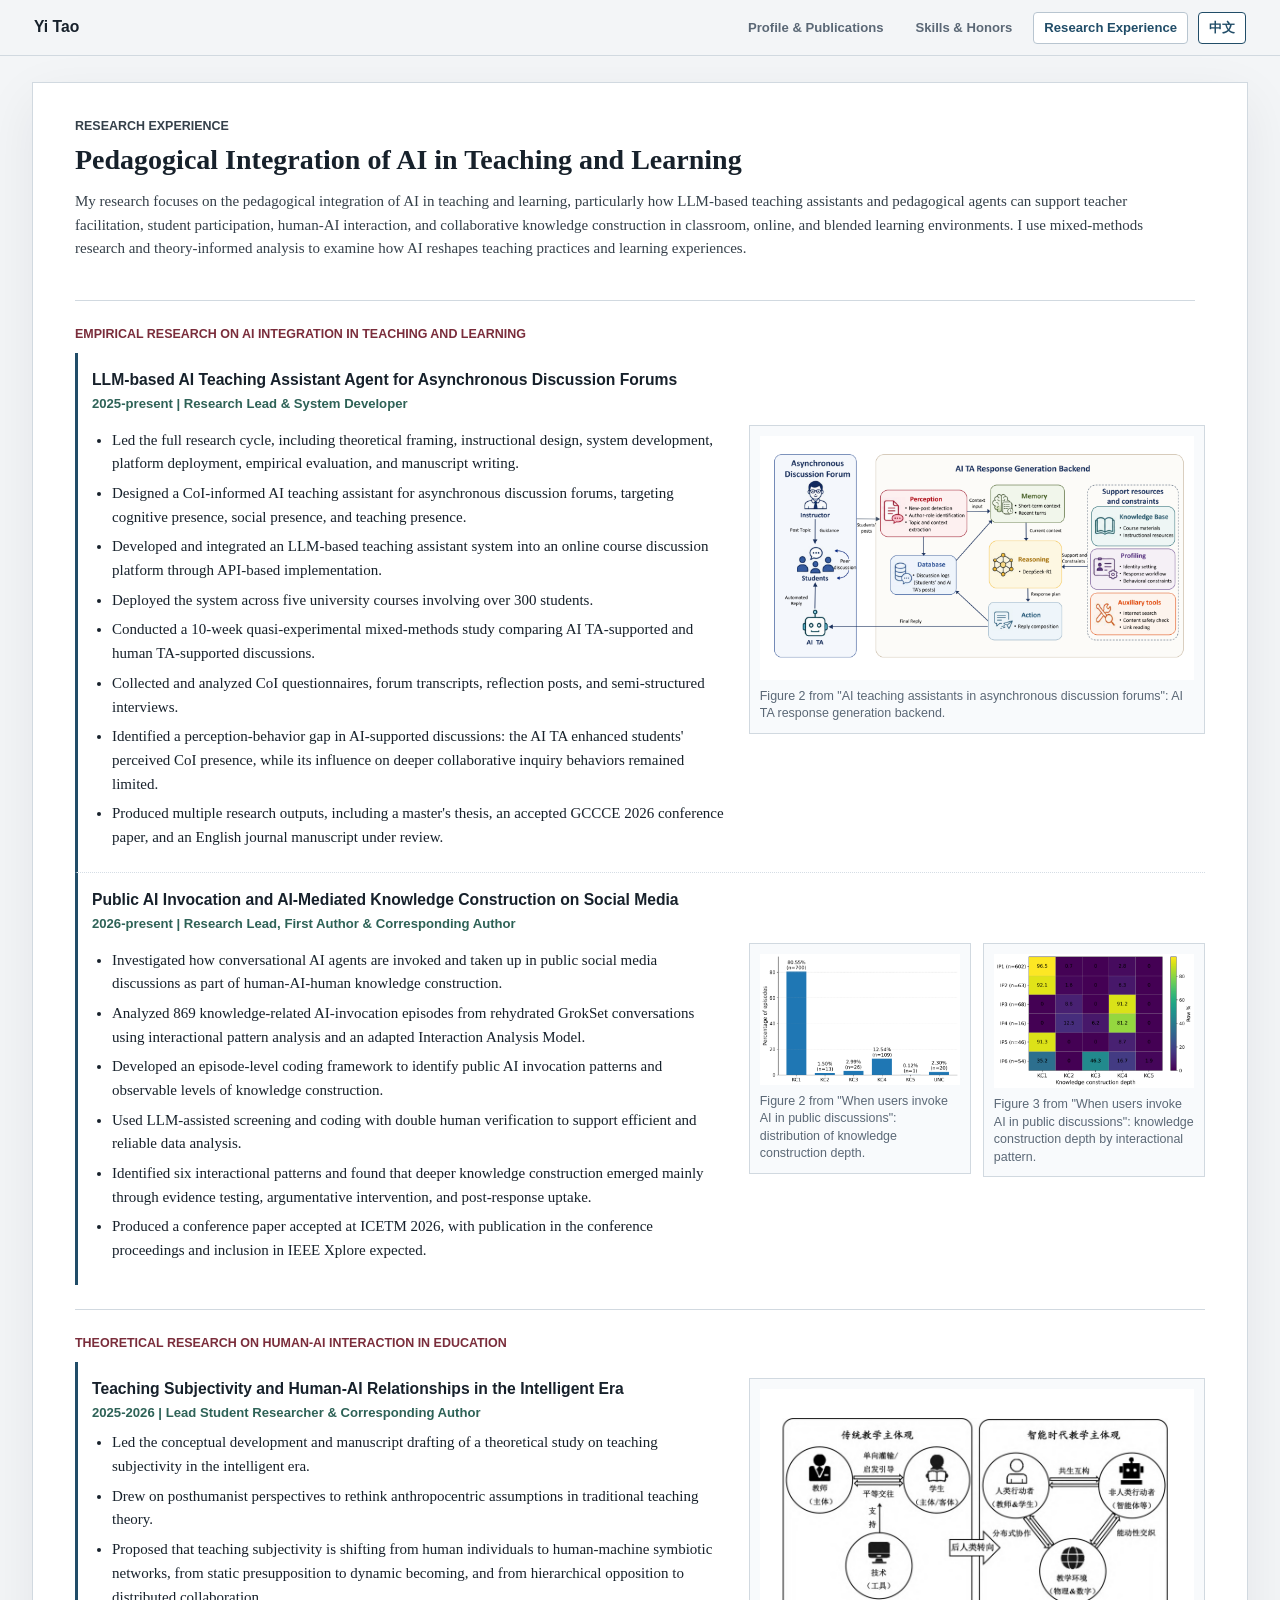
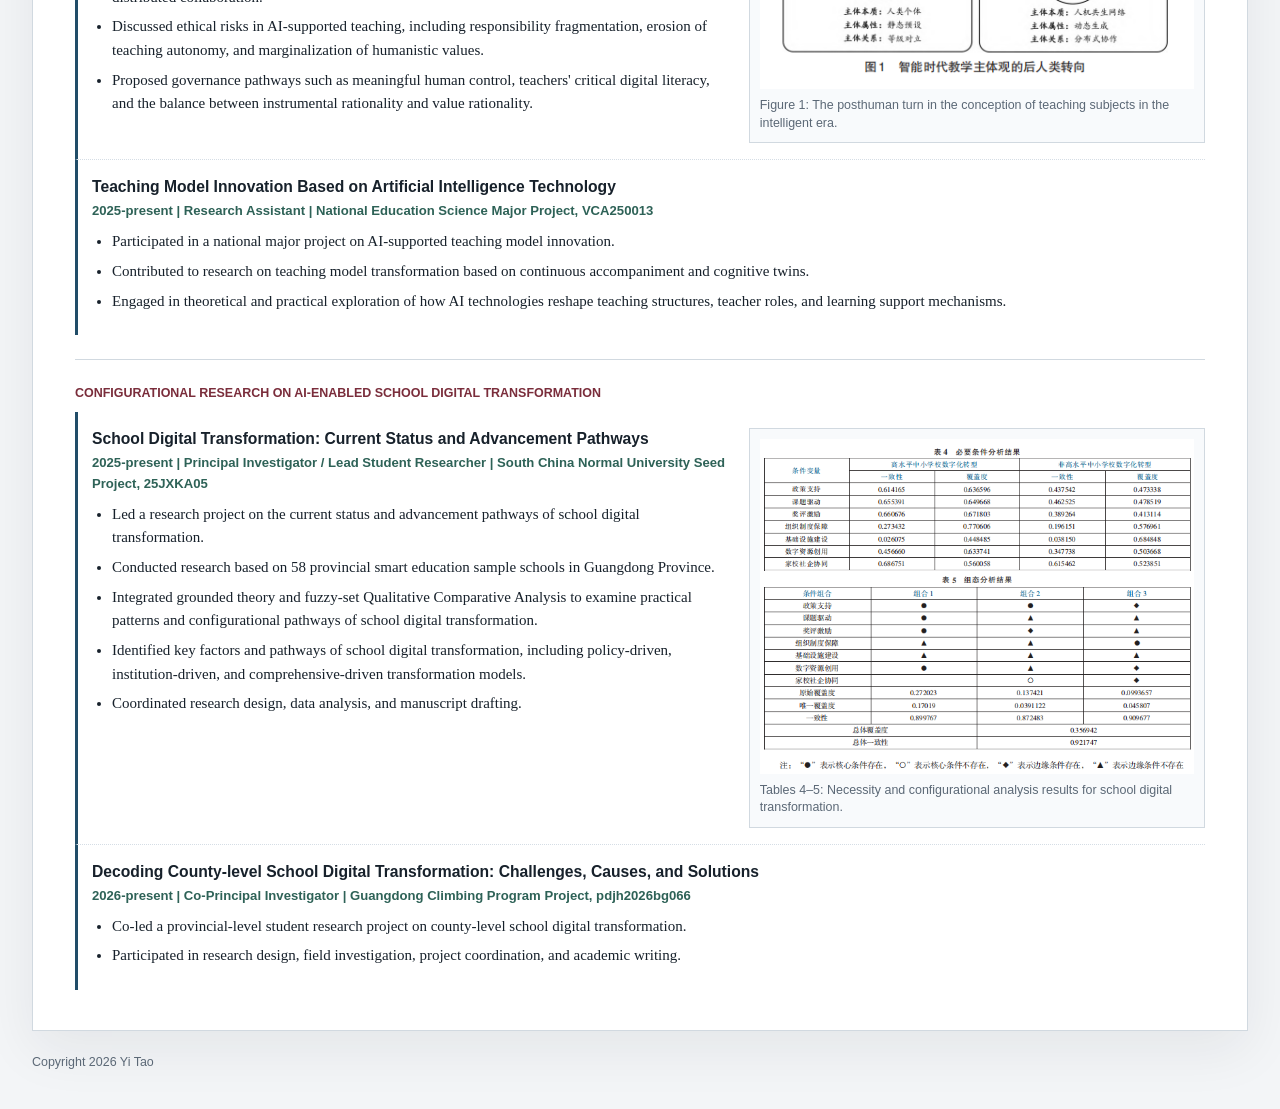
<file: research.html>
<!doctype html>
<html lang="en">
<head>
  <meta charset="utf-8">
  <meta name="viewport" content="width=device-width, initial-scale=1">
  <link rel="alternate" hreflang="en" href="research.html">
  <link rel="alternate" hreflang="zh-CN" href="research-zh.html">
  <title>Yi Tao | Research Experience</title>
  <meta name="description" content="Yi Tao's research experience in AI-supported teaching and learning, human-AI interaction, and school digital transformation.">
  <link rel="stylesheet" href="assets/css/styles.css?v=20261020-figure-alignment">
</head>
<body>
  <header class="site-header">
    <a class="site-title" href="index.html">Yi Tao</a>
    <nav class="site-nav" aria-label="Primary navigation">
      <a href="index.html">Profile & Publications</a>
      <a href="cv.html">Skills & Honors</a>
      <a class="active" href="research.html">Research Experience</a>
      <a class="language-switch" href="research-zh.html" lang="zh-CN" hreflang="zh-CN" aria-label="切换到中文版">中文</a>
    </nav>
  </header>

  <main class="research-page">
    <section class="research-intro">
      <p class="section-kicker">Research Experience</p>
      <h1>Pedagogical Integration of AI in Teaching and Learning</h1>
      <p>
        My research focuses on the pedagogical integration of AI in teaching and learning, particularly how
        LLM-based teaching assistants and pedagogical agents can support teacher facilitation, student participation,
        human-AI interaction, and collaborative knowledge construction in classroom, online, and blended learning
        environments. I use mixed-methods research and theory-informed analysis to examine how AI reshapes teaching
        practices and learning experiences.
      </p>
    </section>

    <section class="research-section">
      <p class="section-kicker">Empirical Research on AI Integration in Teaching and Learning</p>
      <article class="research-item research-item-with-figure">
        <div class="research-heading">
          <h2>LLM-based AI Teaching Assistant Agent for Asynchronous Discussion Forums</h2>
          <time>2025-present | Research Lead & System Developer</time>
        </div>
        <div class="research-item-body">
          <ul>
            <li>Led the full research cycle, including theoretical framing, instructional design, system development, platform deployment, empirical evaluation, and manuscript writing.</li>
            <li>Designed a CoI-informed AI teaching assistant for asynchronous discussion forums, targeting cognitive presence, social presence, and teaching presence.</li>
            <li>Developed and integrated an LLM-based teaching assistant system into an online course discussion platform through API-based implementation.</li>
            <li>Deployed the system across five university courses involving over 300 students.</li>
            <li>Conducted a 10-week quasi-experimental mixed-methods study comparing AI TA-supported and human TA-supported discussions.</li>
            <li>Collected and analyzed CoI questionnaires, forum transcripts, reflection posts, and semi-structured interviews.</li>
            <li>Identified a perception-behavior gap in AI-supported discussions: the AI TA enhanced students' perceived CoI presence, while its influence on deeper collaborative inquiry behaviors remained limited.</li>
            <li>Produced multiple research outputs, including a master's thesis, an accepted GCCCE 2026 conference paper, and an English journal manuscript under review.</li>
          </ul>
          <figure class="research-figure">
            <a href="assets/img/research/llm-ta-agent-figure.png" target="_blank" rel="noopener">
              <img src="assets/img/research/llm-ta-agent-figure.png" alt="AI teaching assistant response generation backend for asynchronous discussion forums">
            </a>
            <figcaption>Figure 2 from "AI teaching assistants in asynchronous discussion forums": AI TA response generation backend.</figcaption>
          </figure>
        </div>
      </article>

      <article class="research-item research-item-with-figure">
        <div class="research-heading">
          <h2>Public AI Invocation and AI-Mediated Knowledge Construction on Social Media</h2>
          <time>2026-present | Research Lead, First Author & Corresponding Author</time>
        </div>
        <div class="research-item-body">
          <ul>
            <li>Investigated how conversational AI agents are invoked and taken up in public social media discussions as part of human-AI-human knowledge construction.</li>
            <li>Analyzed 869 knowledge-related AI-invocation episodes from rehydrated GrokSet conversations using interactional pattern analysis and an adapted Interaction Analysis Model.</li>
            <li>Developed an episode-level coding framework to identify public AI invocation patterns and observable levels of knowledge construction.</li>
            <li>Used LLM-assisted screening and coding with double human verification to support efficient and reliable data analysis.</li>
            <li>Identified six interactional patterns and found that deeper knowledge construction emerged mainly through evidence testing, argumentative intervention, and post-response uptake.</li>
            <li>Produced a conference paper accepted at ICETM 2026, with publication in the conference proceedings and inclusion in IEEE Xplore expected.</li>
          </ul>
          <div class="research-figure-pair">
            <figure class="research-figure">
              <a href="assets/img/research/public-ai-invocation-figure-2.png" target="_blank" rel="noopener">
                <img src="assets/img/research/public-ai-invocation-figure-2.png" alt="Distribution of observable knowledge construction depth">
              </a>
              <figcaption>Figure 2 from "When users invoke AI in public discussions": distribution of knowledge construction depth.</figcaption>
            </figure>
            <figure class="research-figure">
              <a href="assets/img/research/public-ai-invocation-figure-3.png" target="_blank" rel="noopener">
                <img src="assets/img/research/public-ai-invocation-figure-3.png" alt="Knowledge construction depth by interactional pattern">
              </a>
              <figcaption>Figure 3 from "When users invoke AI in public discussions": knowledge construction depth by interactional pattern.</figcaption>
            </figure>
          </div>
        </div>
      </article>
    </section>

    <section class="research-section">
      <p class="section-kicker">Theoretical Research on Human-AI Interaction in Education</p>
      <article class="research-item research-item-with-figure research-item-top-figure">
        <div class="research-item-body">
          <div class="research-text">
            <div class="research-heading">
              <h2>Teaching Subjectivity and Human-AI Relationships in the Intelligent Era</h2>
              <time>2025-2026 | Lead Student Researcher & Corresponding Author</time>
            </div>
          <ul>
          <li>Led the conceptual development and manuscript drafting of a theoretical study on teaching subjectivity in the intelligent era.</li>
          <li>Drew on posthumanist perspectives to rethink anthropocentric assumptions in traditional teaching theory.</li>
          <li>Proposed that teaching subjectivity is shifting from human individuals to human-machine symbiotic networks, from static presupposition to dynamic becoming, and from hierarchical opposition to distributed collaboration.</li>
          <li>Discussed ethical risks in AI-supported teaching, including responsibility fragmentation, erosion of teaching autonomy, and marginalization of humanistic values.</li>
          <li>Proposed governance pathways such as meaningful human control, teachers' critical digital literacy, and the balance between instrumental rationality and value rationality.</li>
          </ul>
          </div>
          <figure class="research-figure">
            <a href="assets/img/research/teaching-subjectivity-figure-1.png" target="_blank" rel="noopener">
              <img src="assets/img/research/teaching-subjectivity-figure-1.png" alt="Comparison of traditional and intelligent-era conceptions of teaching subjects">
            </a>
            <figcaption>Figure 1: The posthuman turn in the conception of teaching subjects in the intelligent era.</figcaption>
          </figure>
        </div>
      </article>

      <article class="research-item">
        <div class="research-heading">
          <h2>Teaching Model Innovation Based on Artificial Intelligence Technology</h2>
          <time>2025-present | Research Assistant | National Education Science Major Project, VCA250013</time>
        </div>
        <ul>
          <li>Participated in a national major project on AI-supported teaching model innovation.</li>
          <li>Contributed to research on teaching model transformation based on continuous accompaniment and cognitive twins.</li>
          <li>Engaged in theoretical and practical exploration of how AI technologies reshape teaching structures, teacher roles, and learning support mechanisms.</li>
        </ul>
      </article>
    </section>

    <section class="research-section">
      <p class="section-kicker">Configurational Research on AI-Enabled School Digital Transformation</p>
      <article class="research-item research-item-with-figure research-item-top-figure">
        <div class="research-item-body">
          <div class="research-text">
            <div class="research-heading">
              <h2>School Digital Transformation: Current Status and Advancement Pathways</h2>
              <time>2025-present | Principal Investigator / Lead Student Researcher | South China Normal University Seed Project, 25JXKA05</time>
            </div>
          <ul>
          <li>Led a research project on the current status and advancement pathways of school digital transformation.</li>
          <li>Conducted research based on 58 provincial smart education sample schools in Guangdong Province.</li>
          <li>Integrated grounded theory and fuzzy-set Qualitative Comparative Analysis to examine practical patterns and configurational pathways of school digital transformation.</li>
          <li>Identified key factors and pathways of school digital transformation, including policy-driven, institution-driven, and comprehensive-driven transformation models.</li>
          <li>Coordinated research design, data analysis, and manuscript drafting.</li>
          </ul>
          </div>
          <figure class="research-figure">
            <a href="assets/img/research/county-digital-transformation-tables-4-5.png" target="_blank" rel="noopener">
              <img src="assets/img/research/county-digital-transformation-tables-4-5.png" alt="Necessity and configurational analysis results for school digital transformation">
            </a>
            <figcaption>Tables 4–5: Necessity and configurational analysis results for school digital transformation.</figcaption>
          </figure>
        </div>
      </article>

      <article class="research-item">
        <div class="research-heading">
          <h2>Decoding County-level School Digital Transformation: Challenges, Causes, and Solutions</h2>
          <time>2026-present | Co-Principal Investigator | Guangdong Climbing Program Project, pdjh2026bg066</time>
        </div>
        <ul>
          <li>Co-led a provincial-level student research project on county-level school digital transformation.</li>
          <li>Participated in research design, field investigation, project coordination, and academic writing.</li>
        </ul>
      </article>
    </section>
  </main>

  <footer class="site-footer">
    <p>Copyright 2026 Yi Tao</p>
  </footer>
</body>
</html>
</file>
<file: assets/css/styles.css>
:root {
  --paper: #f3f5f7;
  --sheet: #ffffff;
  --ink: #17212b;
  --muted: #5b6876;
  --line: #d1d9e0;
  --blue: #214d68;
  --maroon: #7a2d3b;
  --accent: #4d6f80;
  --green: #2e6257;
}

* {
  box-sizing: border-box;
}

html {
  scroll-behavior: smooth;
}

body {
  margin: 0;
  background: var(--paper);
  color: var(--ink);
  font-family: Georgia, "Times New Roman", Times, serif;
  font-size: 15px;
  line-height: 1.58;
  letter-spacing: 0;
}

a {
  color: var(--blue);
  text-decoration-thickness: 0.07em;
  text-underline-offset: 0.18em;
}

a:hover {
  color: var(--maroon);
}

.contact-value {
  color: var(--blue);
  text-decoration-line: underline;
  text-decoration-thickness: 0.07em;
  text-underline-offset: 0.18em;
}

.site-header {
  position: sticky;
  top: 0;
  z-index: 10;
  display: flex;
  align-items: center;
  justify-content: space-between;
  gap: 18px;
  min-height: 56px;
  padding: 10px 34px;
  border-bottom: 1px solid var(--line);
  background: rgba(243, 245, 247, 0.96);
  backdrop-filter: blur(12px);
  font-family: Arial, Helvetica, sans-serif;
}

.site-title {
  color: var(--ink);
  font-size: 0.98rem;
  font-weight: 700;
  text-decoration: none;
}

.site-nav {
  display: flex;
  flex-wrap: wrap;
  gap: 10px;
  justify-content: flex-end;
}

.site-nav a {
  min-height: 32px;
  padding: 7px 10px;
  border: 1px solid transparent;
  border-radius: 4px;
  color: var(--muted);
  font-size: 0.82rem;
  font-weight: 700;
  line-height: 1.2;
  text-decoration: none;
}

.site-nav a:hover,
.site-nav a.active {
  border-color: #b8c5d0;
  background: var(--sheet);
  color: var(--blue);
}

.site-nav a.language-switch {
  border-color: var(--blue);
  background: var(--sheet);
  color: var(--blue);
  white-space: nowrap;
}

.site-nav a:focus-visible {
  outline: 2px solid var(--blue);
  outline-offset: 3px;
}

html[lang="zh-CN"] body {
  font-family: "Microsoft YaHei", "PingFang SC", "Noto Sans CJK SC", Arial, sans-serif;
  line-height: 1.8;
}

html[lang="zh-CN"] .research-intro h1 {
  line-height: 1.4;
}

.cv-page,
.research-page {
  width: min(1520px, calc(100% - 64px));
  margin: 26px auto 22px;
  border: 1px solid var(--line);
  background: var(--sheet);
  box-shadow: 0 18px 52px rgba(23, 33, 43, 0.07);
}

.cv-page {
  display: grid;
  grid-template-columns: 300px minmax(0, 1fr);
}

.profile-panel {
  padding: 30px 26px;
  border-right: 1px solid var(--line);
  background: #eef2f5;
}

.portrait {
  display: block;
  width: 142px;
  height: 198px;
  margin: 0 auto 20px;
  border: 1px solid #becbd6;
  object-fit: cover;
}

.profile-panel h1,
.profile-panel .role,
.profile-panel .affiliation {
  text-align: center;
}

h1,
h2,
h3,
p,
li {
  overflow-wrap: anywhere;
}

h1 {
  margin: 0;
  color: var(--ink);
  font-size: 2rem;
  line-height: 1.08;
  letter-spacing: 0;
}

.role {
  margin: 8px 0 0;
  color: var(--blue);
  font-family: Arial, Helvetica, sans-serif;
  font-size: 0.88rem;
  font-weight: 700;
}

.affiliation {
  margin: 10px 0 0;
  color: var(--muted);
  font-size: 0.92rem;
}

.contact-block {
  margin-top: 24px;
  padding-top: 18px;
  border-top: 1px solid #ccd6df;
}

.contact-block h2,
.section-kicker {
  margin: 0 0 8px;
  color: var(--maroon);
  font-family: Arial, Helvetica, sans-serif;
  font-size: 0.78rem;
  font-weight: 800;
  letter-spacing: 0;
  text-transform: uppercase;
}

.contact-block p {
  margin: 4px 0;
  font-size: 0.9rem;
}

.compact-list {
  margin: 0;
  padding-left: 17px;
  color: var(--muted);
  font-size: 0.9rem;
}

.compact-list li {
  margin: 5px 0;
}

.content-panel {
  padding: 30px 36px 34px;
}

.section {
  padding: 0 0 22px;
  margin-bottom: 22px;
  border-bottom: 1px solid var(--line);
}

.section:last-child {
  margin-bottom: 0;
  border-bottom: 0;
}

.summary {
  max-width: 1040px;
  margin: 0;
  color: #35404a;
  font-size: 1rem;
}

.timeline {
  display: grid;
  gap: 12px;
}

.timeline article {
  display: grid;
  grid-template-columns: minmax(0, 1fr) 150px;
  gap: 18px;
}

.timeline h2,
.experience-list h2,
.research-heading h2,
.subheading {
  margin: 0;
  color: var(--ink);
  font-family: Arial, Helvetica, sans-serif;
  font-size: 0.98rem;
  line-height: 1.35;
  letter-spacing: 0;
}

.timeline p,
.experience-list p,
.skill-groups p {
  margin: 3px 0 0;
  color: var(--muted);
}

.timeline time {
  color: var(--green);
  font-family: Arial, Helvetica, sans-serif;
  font-size: 0.82rem;
  font-weight: 700;
  text-align: right;
}

.list-timeline article {
  padding-bottom: 10px;
  border-bottom: 1px dotted #d5dde5;
}

.list-timeline article:last-child {
  border-bottom: 0;
}

.subheading {
  margin-top: 18px;
  padding-left: 10px;
  border-left: 4px solid var(--accent);
}

.subheading:first-of-type {
  margin-top: 0;
}

.publication-list {
  display: grid;
  gap: 9px;
  margin: 9px 0 0;
  padding-left: 22px;
}

.publication-list li {
  padding-bottom: 9px;
  border-bottom: 1px dotted #d5dde5;
}

.publication-list li:last-child {
  border-bottom: 0;
}

.publication-list span {
  display: inline;
}

.publication-list a {
  display: inline-flex;
  align-items: center;
  justify-content: center;
  min-width: 42px;
  min-height: 24px;
  margin-left: 8px;
  padding: 1px 7px;
  border: 1px solid var(--blue);
  border-radius: 3px;
  font-family: Arial, Helvetica, sans-serif;
  font-size: 0.72rem;
  font-weight: 800;
  line-height: 1.2;
  text-decoration: none;
  text-transform: uppercase;
}

.publication-list a:hover {
  border-color: var(--maroon);
}

.skill-groups {
  display: grid;
  gap: 8px;
}

.award-list,
.research-item ul {
  margin: 0;
  padding-left: 20px;
}

.award-list li,
.research-item li {
  margin: 6px 0;
}

.research-page {
  padding: 34px 42px 40px;
}

.research-intro {
  max-width: 1120px;
  padding-bottom: 24px;
  margin-bottom: 24px;
  border-bottom: 1px solid var(--line);
}

.research-intro h1 {
  max-width: 960px;
  font-size: 1.75rem;
}

.research-intro p {
  max-width: 1080px;
  color: #35404a;
}

.research-section {
  padding-bottom: 24px;
  margin-bottom: 24px;
  border-bottom: 1px solid var(--line);
}

.research-section:last-child {
  padding-bottom: 0;
  margin-bottom: 0;
  border-bottom: 0;
}

.research-item {
  padding: 16px 0 16px 14px;
  border-left: 3px solid var(--blue);
}

.research-item + .research-item {
  border-top: 1px dotted #d5dde5;
}

.research-item-body {
  display: grid;
  gap: 22px;
}

.research-item-with-figure .research-item-body {
  grid-template-columns: minmax(0, 1.28fr) minmax(320px, 0.92fr);
  align-items: start;
}

.research-figure {
  margin: 2px 0 0;
  padding: 10px;
  border: 1px solid var(--line);
  background: #f8fafc;
}

.research-item-top-figure .research-figure {
  margin-top: 0;
}

.research-figure-stack {
  display: grid;
  gap: 14px;
}

.research-figure-stack .research-figure {
  margin: 0;
}

.research-figure-pair {
  display: grid;
  grid-template-columns: repeat(2, minmax(0, 1fr));
  gap: 12px;
  align-items: start;
}

.research-figure-pair .research-figure {
  margin: 0;
}

.research-figure a {
  display: block;
}

.research-figure img {
  display: block;
  width: 100%;
  height: auto;
}

.research-figure figcaption {
  margin-top: 8px;
  color: var(--muted);
  font-family: Arial, Helvetica, sans-serif;
  font-size: 0.78rem;
  line-height: 1.4;
}

.research-heading {
  display: grid;
  gap: 4px;
  margin-bottom: 8px;
}

.research-heading time {
  color: var(--green);
  font-family: Arial, Helvetica, sans-serif;
  font-size: 0.82rem;
  font-weight: 700;
}

.site-footer {
  width: min(1520px, calc(100% - 64px));
  margin: 0 auto 36px;
  color: var(--muted);
  font-family: Arial, Helvetica, sans-serif;
  font-size: 0.78rem;
}

@media (max-width: 820px) {
  .site-header {
    align-items: flex-start;
    flex-direction: column;
    padding: 12px 18px;
  }

  .site-nav {
    justify-content: flex-start;
  }

  .cv-page,
  .research-page {
    width: min(100% - 24px, 1520px);
    margin-top: 18px;
  }

  .cv-page {
    grid-template-columns: 1fr;
  }

  .profile-panel {
    display: grid;
    grid-template-columns: 112px minmax(0, 1fr);
    gap: 18px;
    border-right: 0;
    border-bottom: 1px solid var(--line);
  }

  .portrait {
    width: 112px;
    height: 156px;
    margin: 0;
  }

  .profile-panel h1,
  .profile-panel .role,
  .profile-panel .affiliation {
    grid-column: 2;
    text-align: left;
  }

  .profile-panel h1 {
    align-self: end;
  }

  .contact-block {
    grid-column: 1 / -1;
    margin-top: 0;
  }

  .content-panel,
  .research-page {
    padding: 24px 22px 28px;
  }

  .research-item-with-figure .research-item-body {
    grid-template-columns: 1fr;
  }

  .research-figure {
    max-width: 680px;
  }
}

@media (max-width: 560px) {
  body {
    font-size: 14px;
  }

  .site-nav {
    gap: 8px;
  }

  .site-nav a {
    padding: 6px 8px;
    font-size: 0.78rem;
  }

  .profile-panel {
    grid-template-columns: 92px minmax(0, 1fr);
    padding: 20px 18px;
  }

  .portrait {
    width: 92px;
    height: 128px;
  }

  h1 {
    font-size: 1.55rem;
  }

  .research-intro h1 {
    font-size: 1.35rem;
  }

  .timeline article {
    grid-template-columns: 1fr;
    gap: 2px;
  }

  .timeline time {
    text-align: left;
  }

  .publication-list {
    padding-left: 18px;
  }

  .publication-list a {
    margin-top: 5px;
    margin-left: 0;
  }

  .site-footer {
    width: min(100% - 24px, 1520px);
  }
}
</file>
